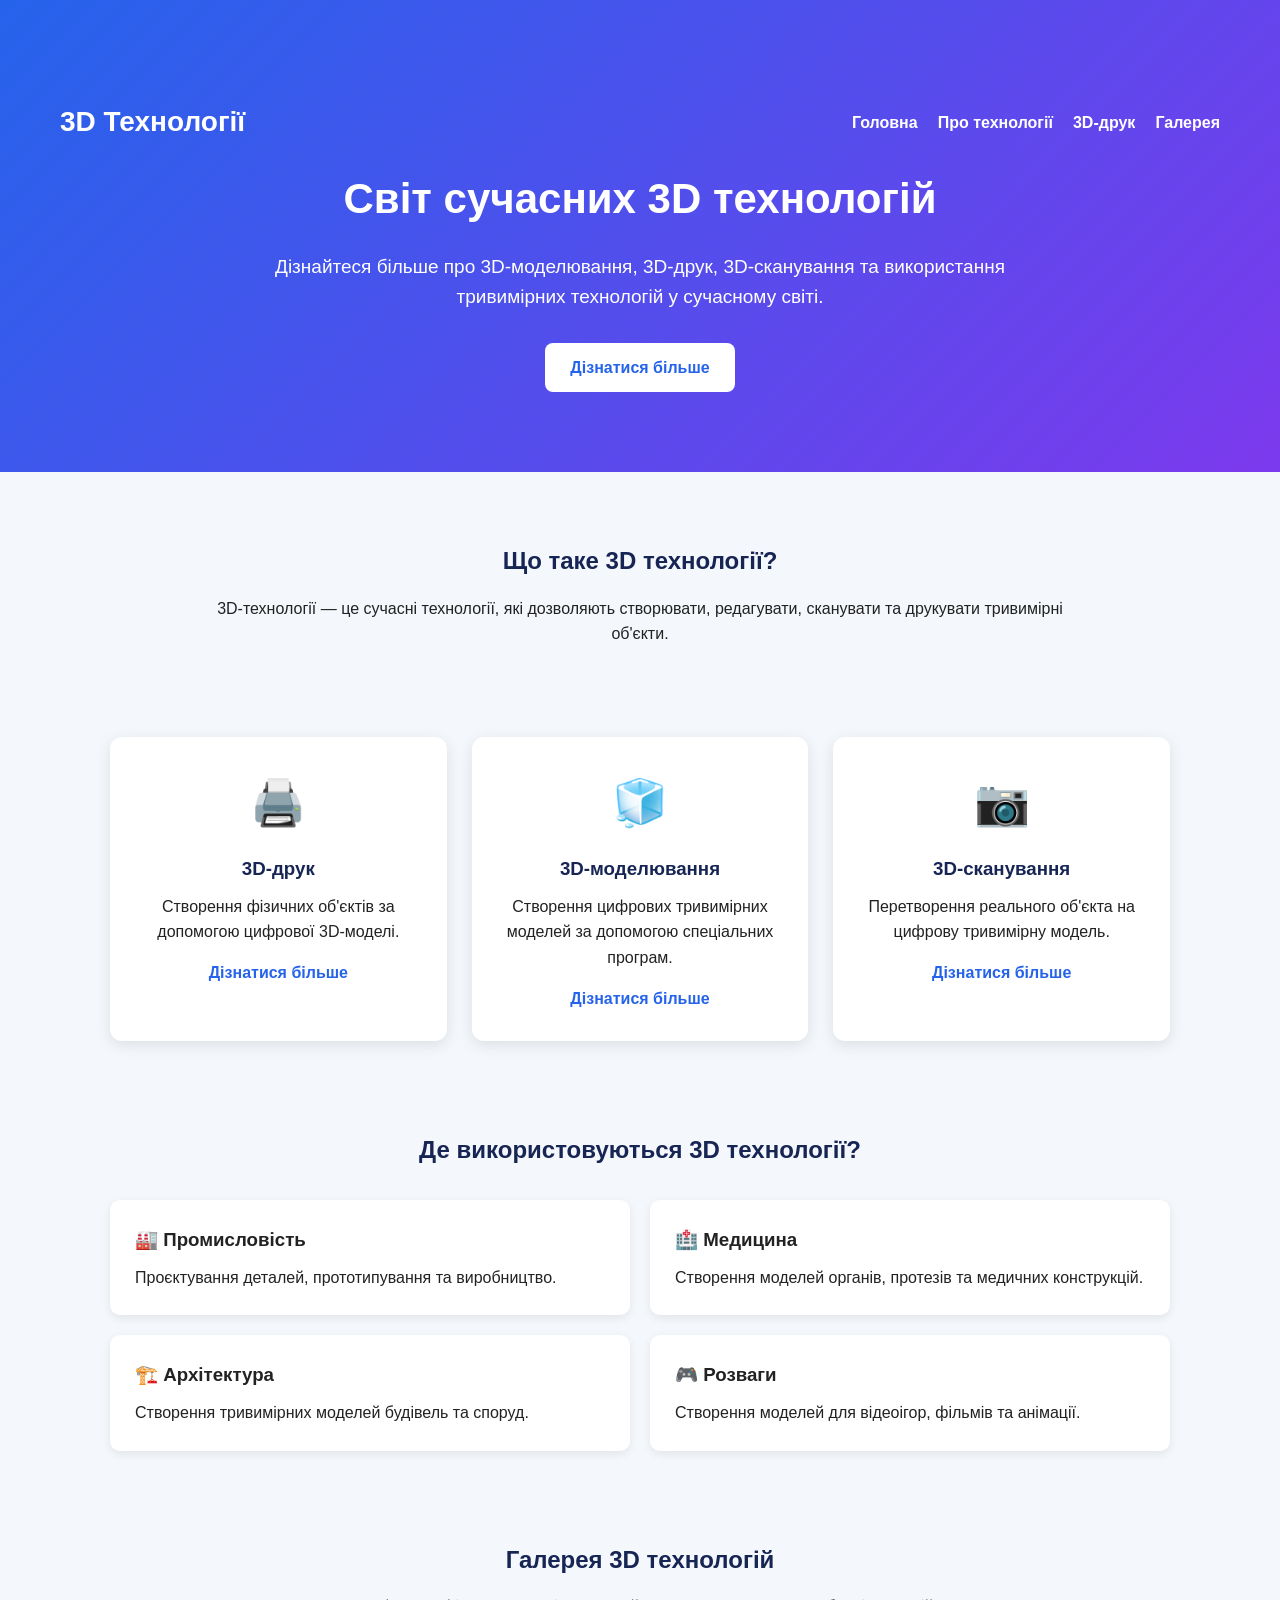
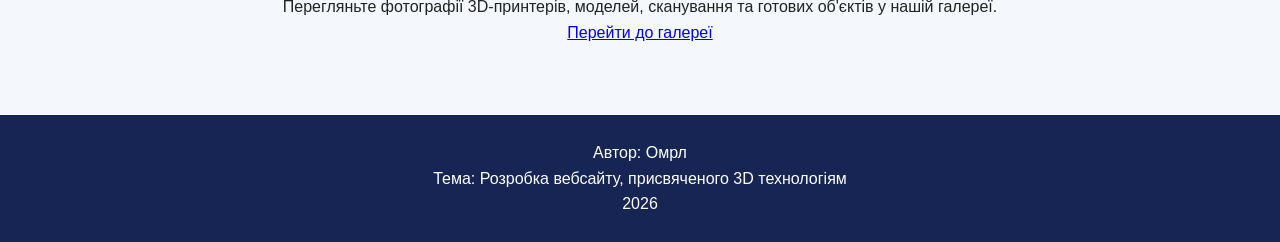
<file: index.html>
<!DOCTYPE html>
<html lang="uk">
<head>
    <meta charset="UTF-8">
    <meta name="viewport" content="width=device-width, initial-scale=1.0">
    <title>3D Технології</title>
    <link rel="stylesheet" href="styles.css">
</head>

<body>

    <header class="hero">
        <nav class="navbar">
            <h1 class="logo">3D Технології</h1>

            <div class="nav-links">
                <a href="index.html">Головна</a>
                <a href="info.html">Про технології</a>
                <a href="printing.html">3D-друк</a>
                <a href="gallery.html">Галерея</a>
            </div>
        </nav>

        <div class="hero-content">
            <h2>Світ сучасних 3D технологій</h2>
            <p>
                Дізнайтеся більше про 3D-моделювання, 3D-друк,
                3D-сканування та використання тривимірних технологій
                у сучасному світі.
            </p>
            <a href="info.html" class="main-button">Дізнатися більше</a>
        </div>
    </header>

    <main>

        <section class="intro">
            <h2>Що таке 3D технології?</h2>
            <p>
                3D-технології — це сучасні технології, які дозволяють
                створювати, редагувати, сканувати та друкувати
                тривимірні об'єкти.
            </p>
        </section>

        <section class="cards">

            <article class="card">
                <div class="card-icon">🖨️</div>
                <h3>3D-друк</h3>
                <p>
                    Створення фізичних об'єктів за допомогою
                    цифрової 3D-моделі.
                </p>
                <a href="printing.html">Дізнатися більше</a>
            </article>

            <article class="card">
                <div class="card-icon">🧊</div>
                <h3>3D-моделювання</h3>
                <p>
                    Створення цифрових тривимірних моделей
                    за допомогою спеціальних програм.
                </p>
                <a href="info.html">Дізнатися більше</a>
            </article>

            <article class="card">
                <div class="card-icon">📷</div>
                <h3>3D-сканування</h3>
                <p>
                    Перетворення реального об'єкта на цифрову
                    тривимірну модель.
                </p>
                <a href="info.html">Дізнатися більше</a>
            </article>

        </section>

        <section class="advantages">
            <h2>Де використовуються 3D технології?</h2>

            <div class="advantages-grid">
                <div>
                    <h3>🏭 Промисловість</h3>
                    <p>Проєктування деталей, прототипування та виробництво.</p>
                </div>

                <div>
                    <h3>🏥 Медицина</h3>
                    <p>Створення моделей органів, протезів та медичних конструкцій.</p>
                </div>

                <div>
                    <h3>🏗️ Архітектура</h3>
                    <p>Створення тривимірних моделей будівель та споруд.</p>
                </div>

                <div>
                    <h3>🎮 Розваги</h3>
                    <p>Створення моделей для відеоігор, фільмів та анімації.</p>
                </div>
            </div>
        </section>

        <section class="intro">
            <h2>Галерея 3D технологій</h2>
            <p>
                Перегляньте фотографії 3D-принтерів,
                моделей, сканування та готових об'єктів
                у нашій галереї.
            </p>
            <p>
                <a href="gallery.html">Перейти до галереї</a>
            </p>
        </section>

    </main>

    <footer>
        <p>Автор: Омрл</p>
        <p>Тема: Розробка вебсайту, присвяченого 3D технологіям</p>
        <p>2026</p>
    </footer>

</body>
</html>
</file>
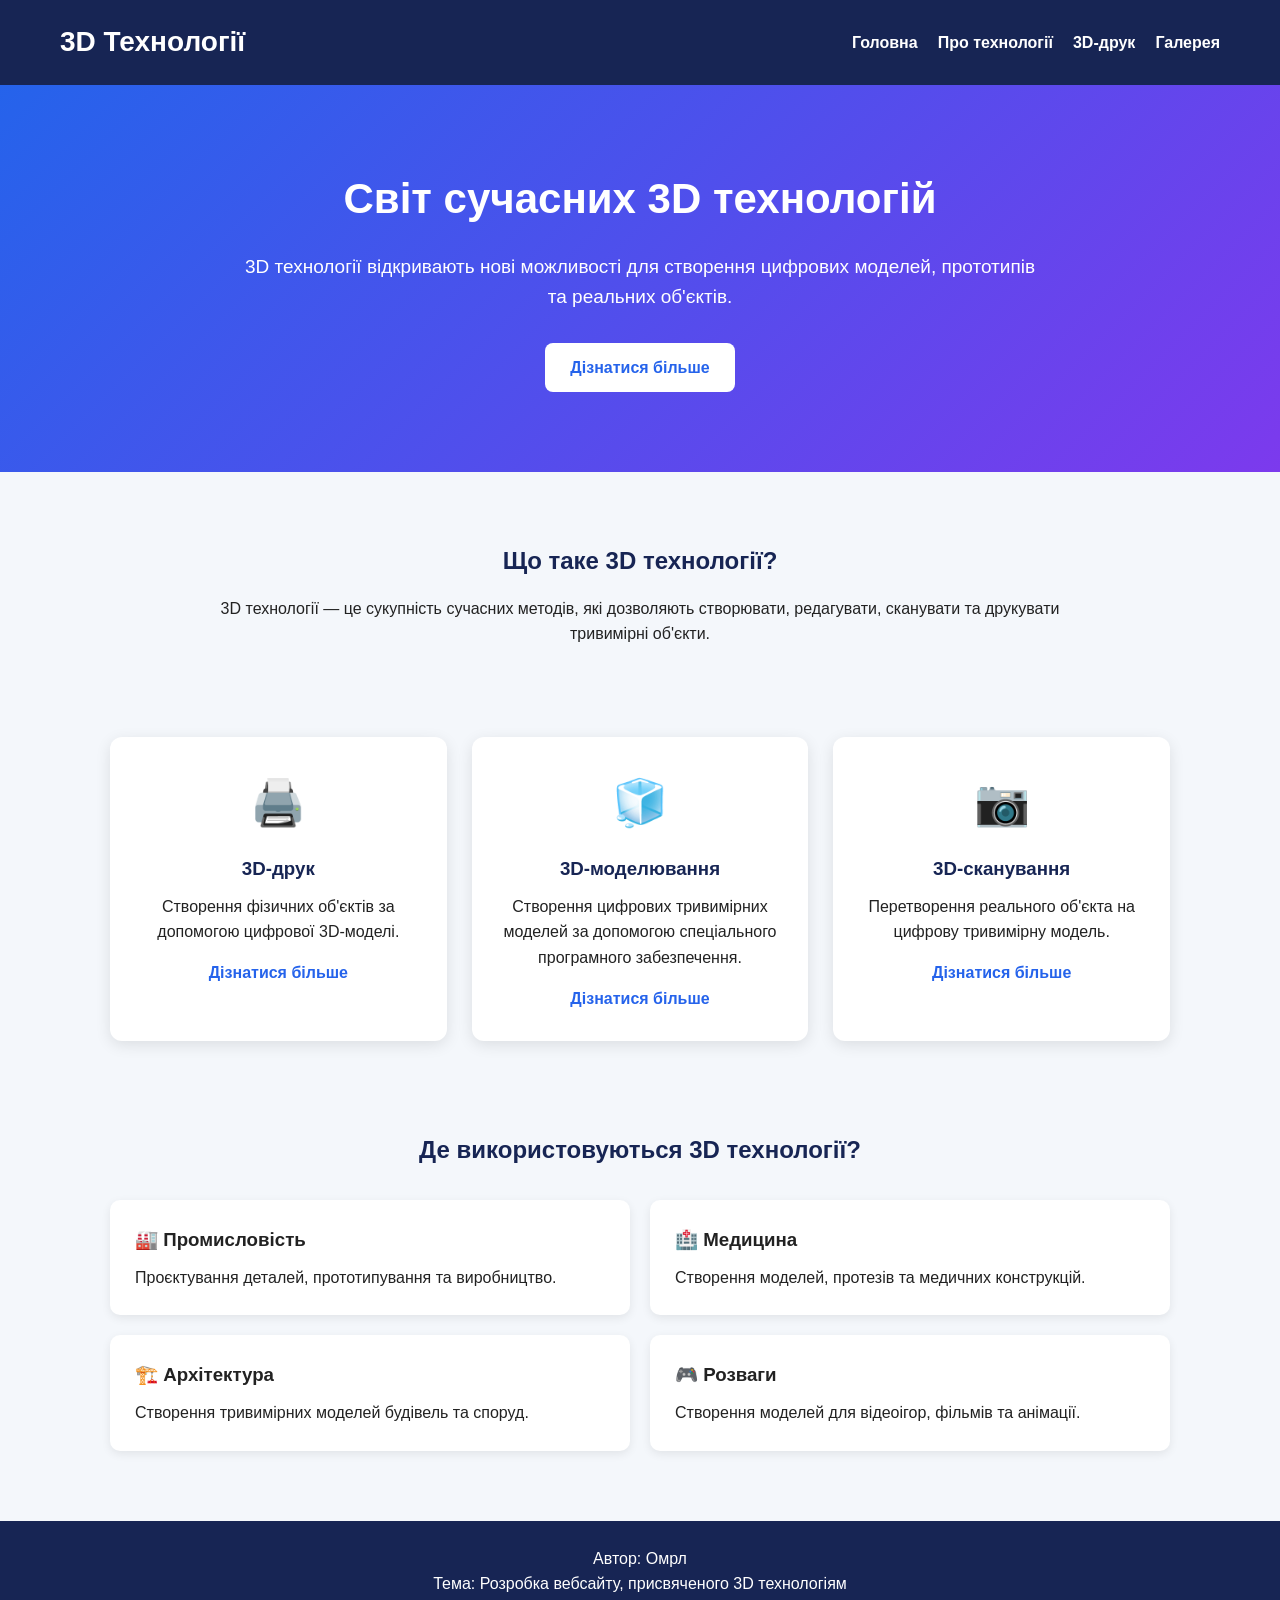
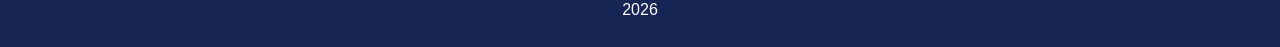
<file: Index.html>
<!DOCTYPE html>
<html lang="uk">

<head>
    <meta charset="UTF-8">
    <meta name="viewport" content="width=device-width, initial-scale=1.0">

    <title>3D Технології</title>

    <link rel="stylesheet" href="styles.css">
</head>

<body>

    <header>
        <nav class="navbar">

            <h1 class="logo">3D Технології</h1>

            <div class="nav-links">
                <a href="index.html">Головна</a>
                <a href="info.html">Про технології</a>
                <a href="printing.html">3D-друк</a>
                <a href="gallery.html">Галерея</a>
            </div>

        </nav>
    </header>

    <main>

        <section class="hero">

            <div class="hero-content">

                <h2>Світ сучасних 3D технологій</h2>

                <p>
                    3D технології відкривають нові можливості
                    для створення цифрових моделей, прототипів
                    та реальних об'єктів.
                </p>

                <a href="info.html" class="main-button">
                    Дізнатися більше
                </a>

            </div>

        </section>

        <section class="intro">

            <h2>Що таке 3D технології?</h2>

            <p>
                3D технології — це сукупність сучасних методів,
                які дозволяють створювати, редагувати,
                сканувати та друкувати тривимірні об'єкти.
            </p>

        </section>

        <section class="cards">

            <article class="card">

                <div class="card-icon">🖨️</div>

                <h3>3D-друк</h3>

                <p>
                    Створення фізичних об'єктів
                    за допомогою цифрової 3D-моделі.
                </p>

                <a href="printing.html">
                    Дізнатися більше
                </a>

            </article>

            <article class="card">

                <div class="card-icon">🧊</div>

                <h3>3D-моделювання</h3>

                <p>
                    Створення цифрових тривимірних моделей
                    за допомогою спеціального програмного забезпечення.
                </p>

                <a href="info.html">
                    Дізнатися більше
                </a>

            </article>

            <article class="card">

                <div class="card-icon">📷</div>

                <h3>3D-сканування</h3>

                <p>
                    Перетворення реального об'єкта
                    на цифрову тривимірну модель.
                </p>

                <a href="info.html">
                    Дізнатися більше
                </a>

            </article>

        </section>

        <section class="advantages">

            <h2>Де використовуються 3D технології?</h2>

            <div class="advantages-grid">

                <div>
                    <h3>🏭 Промисловість</h3>

                    <p>
                        Проєктування деталей,
                        прототипування та виробництво.
                    </p>
                </div>

                <div>
                    <h3>🏥 Медицина</h3>

                    <p>
                        Створення моделей,
                        протезів та медичних конструкцій.
                    </p>
                </div>

                <div>
                    <h3>🏗️ Архітектура</h3>

                    <p>
                        Створення тривимірних моделей
                        будівель та споруд.
                    </p>
                </div>

                <div>
                    <h3>🎮 Розваги</h3>

                    <p>
                        Створення моделей для відеоігор,
                        фільмів та анімації.
                    </p>
                </div>

            </div>

        </section>

    </main>

    <footer>

        <p>Автор: Омрл</p>

        <p>
            Тема: Розробка вебсайту,
            присвяченого 3D технологіям
        </p>

        <p>2026</p>

    </footer>

</body>

</html>
</file>
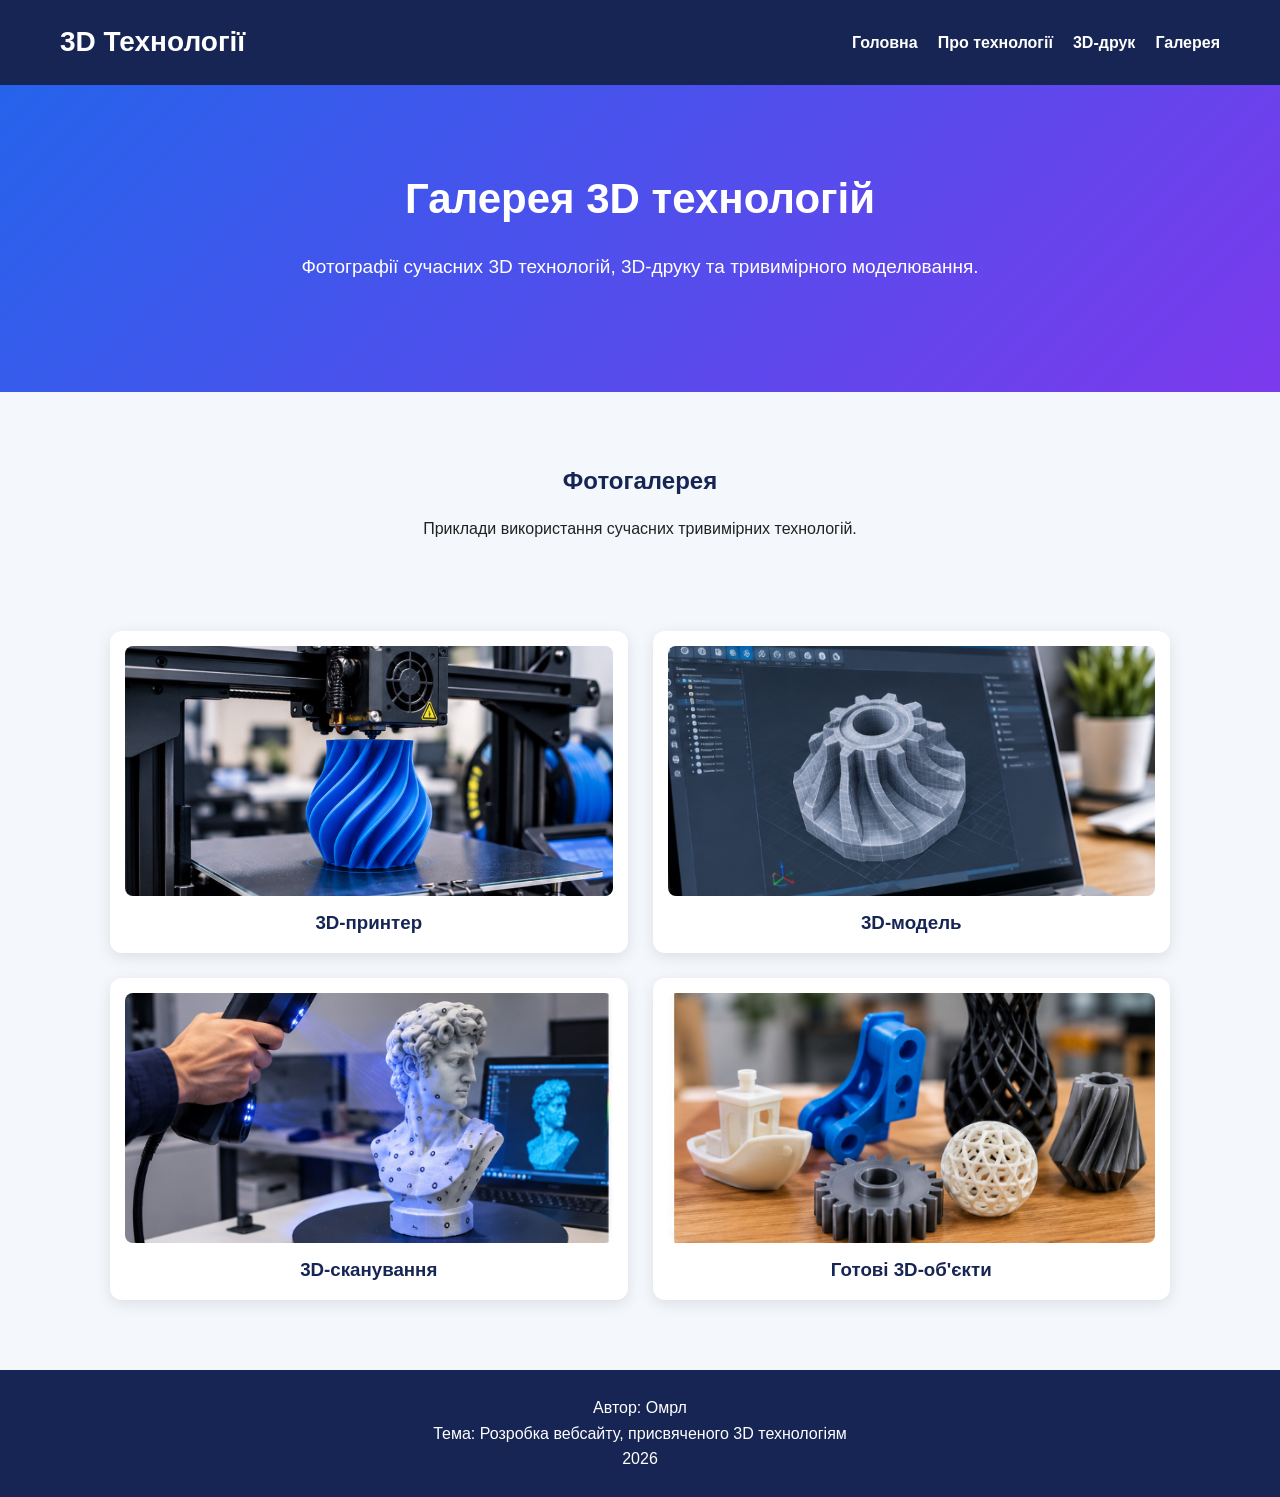
<file: gallery.html>
<!DOCTYPE html>
<html lang="uk">
<head>
    <meta charset="UTF-8">
    <meta name="viewport" content="width=device-width, initial-scale=1.0">
    <title>Галерея 3D технологій</title>
    <link rel="stylesheet" href="styles.css">
</head>

<body>

    <header>
        <nav class="navbar">
            <h1 class="logo">3D Технології</h1>

            <div class="nav-links">
                <a href="index.html">Головна</a>
                <a href="info.html">Про технології</a>
                <a href="printing.html">3D-друк</a>
                <a href="gallery.html">Галерея</a>
            </div>
        </nav>
    </header>

    <main>
        <section class="hero">
            <div class="hero-content">
                <h2>Галерея 3D технологій</h2>
                <p>
                    Фотографії сучасних 3D технологій,
                    3D-друку та тривимірного моделювання.
                </p>
            </div>
        </section>

        <section class="intro">
            <h2>Фотогалерея</h2>
            <p>
                Приклади використання сучасних
                тривимірних технологій.
            </p>
        </section>

        <section class="gallery">

            <div class="gallery-item">
                <img src="images/printer.JPEG" alt="3D-принтер">
                <h3>3D-принтер</h3>
            </div>

            <div class="gallery-item">
                <img src="images/model.JPEG" alt="3D-модель">
                <h3>3D-модель</h3>
            </div>

            <div class="gallery-item">
                <img src="images/scan.JPEG" alt="3D-сканування">
                <h3>3D-сканування</h3>
            </div>

            <div class="gallery-item">
                <img src="images/object.JPEG" alt="Готові 3D-об'єкти">
                <h3>Готові 3D-об'єкти</h3>
            </div>

        </section>
    </main>

    <footer>
        <p>Автор: Омрл</p>
        <p>
            Тема: Розробка вебсайту,
            присвяченого 3D технологіям
        </p>
        <p>2026</p>
    </footer>

</body>
</html>
</file>
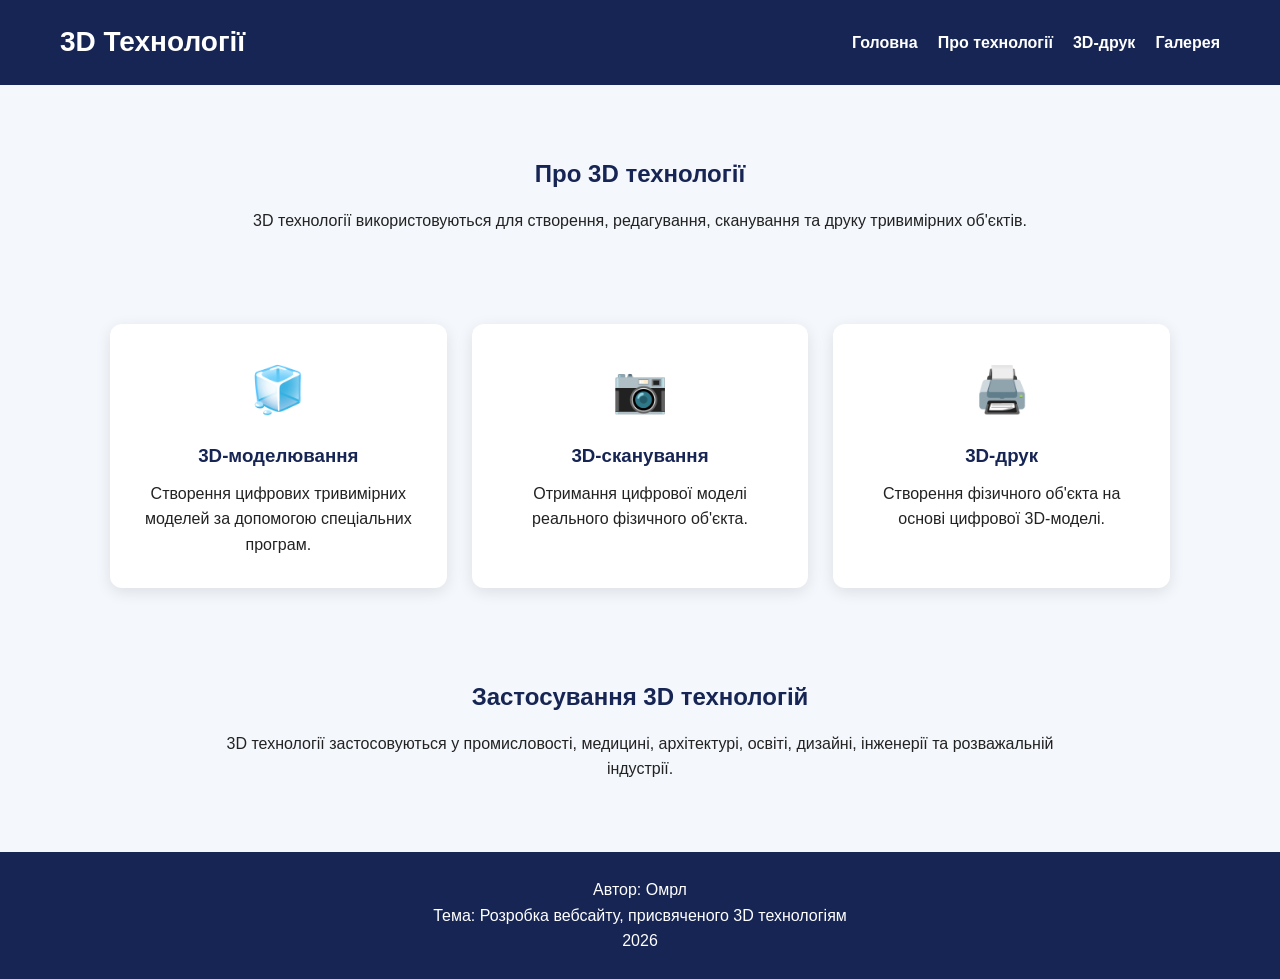
<file: info.html>
<!DOCTYPE html>
<html lang="uk">

<head>
    <meta charset="UTF-8">
    <meta name="viewport" content="width=device-width, initial-scale=1.0">

    <title>Про 3D технології</title>

    <link rel="stylesheet" href="styles.css">
</head>

<body>

    <header>
        <nav class="navbar">

            <h1 class="logo">3D Технології</h1>

            <div class="nav-links">
                <a href="index.html">Головна</a>
                <a href="info.html">Про технології</a>
                <a href="printing.html">3D-друк</a>
                <a href="gallery.html">Галерея</a>
            </div>

        </nav>
    </header>

    <main>

        <section class="intro">

            <h2>Про 3D технології</h2>

            <p>
                3D технології використовуються для створення,
                редагування, сканування та друку тривимірних об'єктів.
            </p>

        </section>

        <section class="cards">

            <article class="card">

                <div class="card-icon">🧊</div>

                <h3>3D-моделювання</h3>

                <p>
                    Створення цифрових тривимірних моделей
                    за допомогою спеціальних програм.
                </p>

            </article>

            <article class="card">

                <div class="card-icon">📷</div>

                <h3>3D-сканування</h3>

                <p>
                    Отримання цифрової моделі реального
                    фізичного об'єкта.
                </p>

            </article>

            <article class="card">

                <div class="card-icon">🖨️</div>

                <h3>3D-друк</h3>

                <p>
                    Створення фізичного об'єкта
                    на основі цифрової 3D-моделі.
                </p>

            </article>

        </section>

        <section class="intro">

            <h2>Застосування 3D технологій</h2>

            <p>
                3D технології застосовуються у промисловості,
                медицині, архітектурі, освіті, дизайні,
                інженерії та розважальній індустрії.
            </p>

        </section>

    </main>

    <footer>

        <p>Автор: Омрл</p>

        <p>
            Тема: Розробка вебсайту,
            присвяченого 3D технологіям
        </p>

        <p>2026</p>

    </footer>

</body>

</html>
</file>
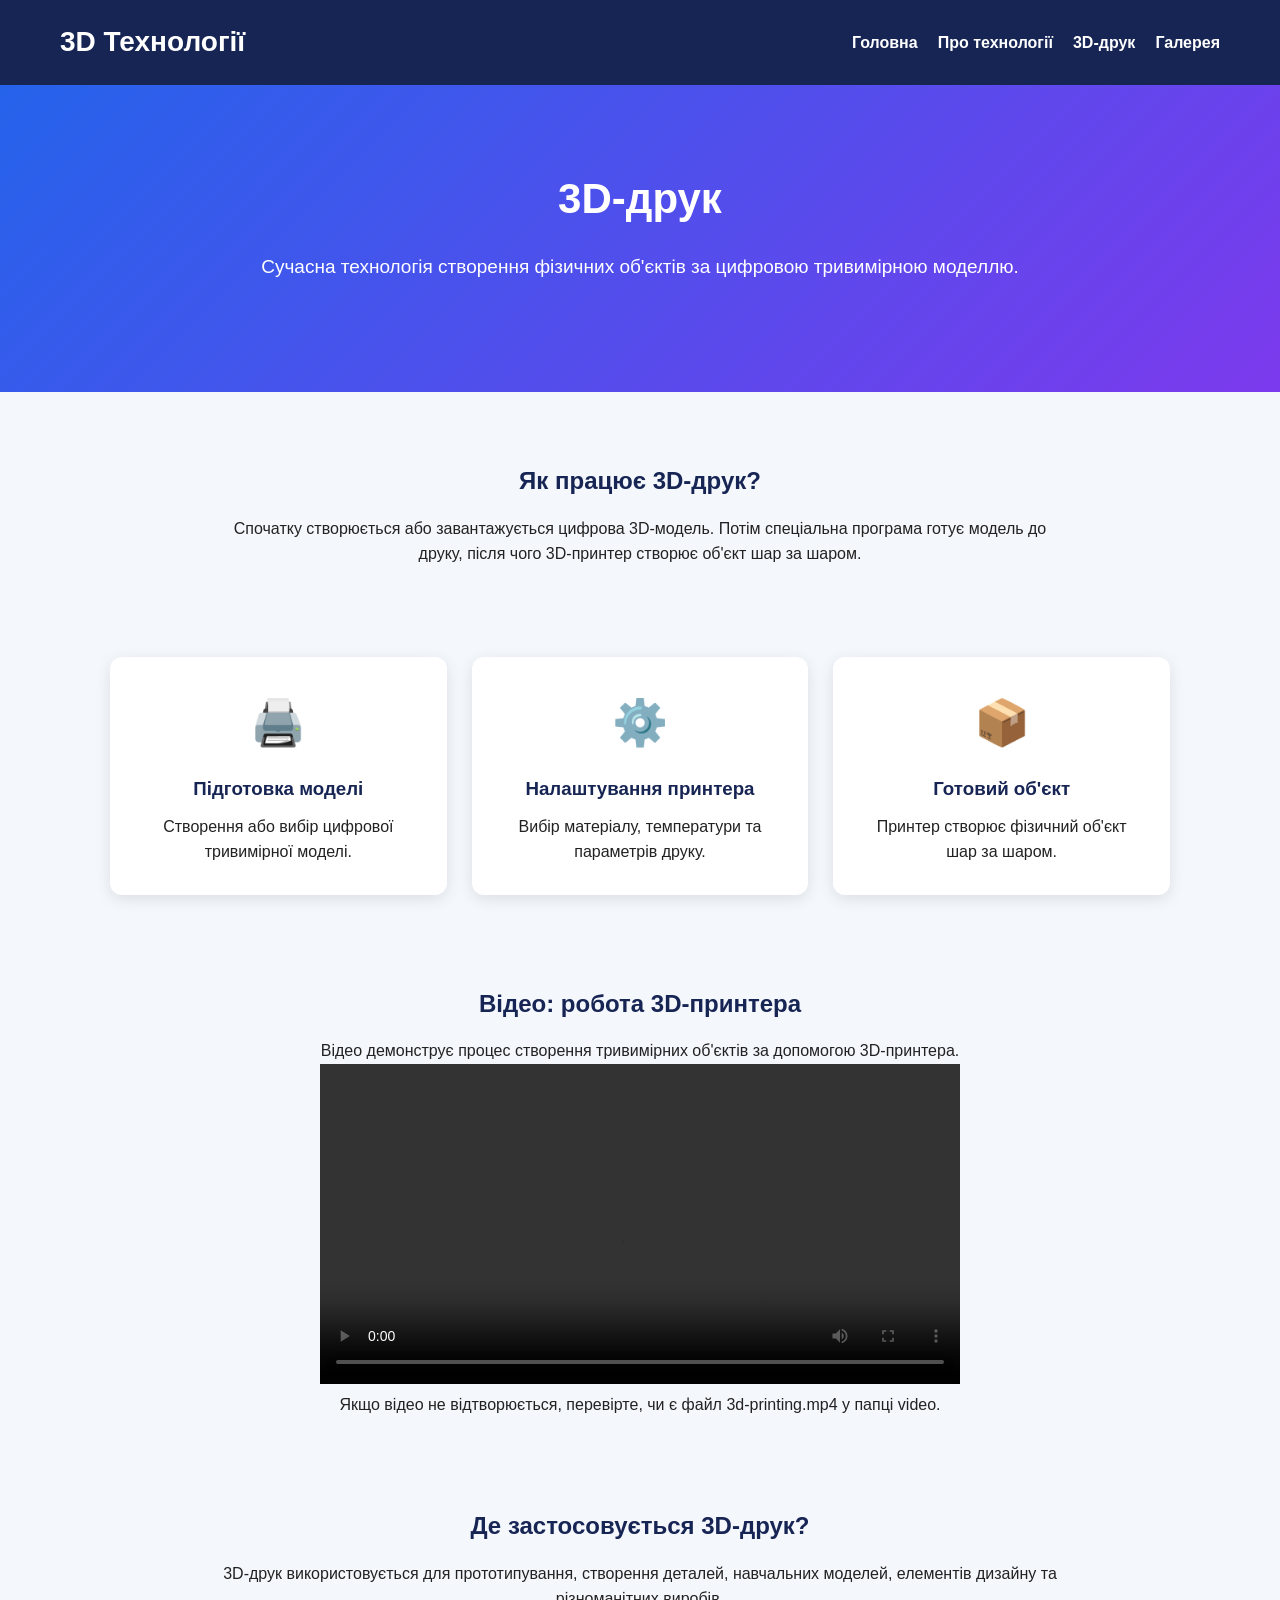
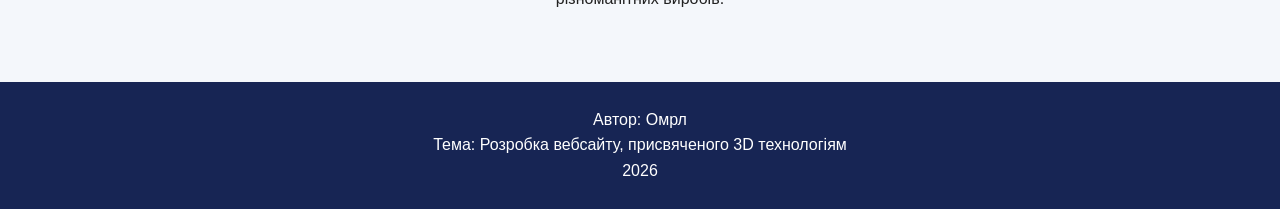
<file: printing.html>
<!DOCTYPE html>
<html lang="uk">
<head>
    <meta charset="UTF-8">
    <meta name="viewport" content="width=device-width, initial-scale=1.0">
    <title>3D-друк</title>
    <link rel="stylesheet" href="styles.css">
</head>
<body>
    <header>
        <nav class="navbar">
            <h1 class="logo">3D Технології</h1>
            <div class="nav-links">
                <a href="index.html">Головна</a>
                <a href="info.html">Про технології</a>
                <a href="printing.html">3D-друк</a>
                <a href="gallery.html">Галерея</a>
            </div>
        </nav>
    </header>
    <main>
        <section class="hero">
            <div class="hero-content">
                <h2>3D-друк</h2>
                <p>
                    Сучасна технологія створення фізичних
                    об'єктів за цифровою тривимірною моделлю.
                </p>
            </div>
        </section>
        <section class="intro">
            <h2>Як працює 3D-друк?</h2>
            <p>
                Спочатку створюється або завантажується
                цифрова 3D-модель. Потім спеціальна програма
                готує модель до друку, після чого 3D-принтер
                створює об'єкт шар за шаром.
            </p>
        </section>
        <section class="cards">
            <article class="card">
                <div class="card-icon">🖨️</div>
                <h3>Підготовка моделі</h3>
                <p>
                    Створення або вибір цифрової
                    тривимірної моделі.
                </p>
            </article>
            <article class="card">
                <div class="card-icon">⚙️</div>
                <h3>Налаштування принтера</h3>
                <p>
                    Вибір матеріалу, температури
                    та параметрів друку.
                </p>
            </article>
            <article class="card">
                <div class="card-icon">📦</div>
                <h3>Готовий об'єкт</h3>
                <p>
                    Принтер створює фізичний об'єкт
                    шар за шаром.
                </p>
            </article>
        </section>
        <section class="intro video-section">
            <h2>Відео: робота 3D-принтера</h2>
            <p>
                Відео демонструє процес створення
                тривимірних об'єктів за допомогою 3D-принтера.
            </p>
            <video controls playsinline preload="metadata"
            style="width: 100%; max-width: 640px;">
            <source src="https://zgmakz.github.io/3d-technologies-website/video/3d-printing.mp4" type="video/mp4">
                Ваш браузер не підтримує відтворення відео.
            </video>
            <p>
                Якщо відео не відтворюється, перевірте,
                чи є файл 3d-printing.mp4 у папці video.
            </p>
        </section>
        <section class="intro">
            <h2>Де застосовується 3D-друк?</h2>
            <p>
                3D-друк використовується для прототипування,
                створення деталей, навчальних моделей,
                елементів дизайну та різноманітних виробів.
            </p>
        </section>
    </main>
    <footer>
        <p>Автор: Омрл</p>
        <p>
            Тема: Розробка вебсайту,
            присвяченого 3D технологіям
        </p>
        <p>2026</p>
    </footer>
</body>
</html>
</file>
<file: styles.css>
* {
    margin: 0;
    padding: 0;
    box-sizing: border-box;
}

body {
    font-family: Arial, sans-serif;
    background: #f4f7fb;
    color: #222;
    line-height: 1.6;
}

header {
    background: #172554;
    color: white;
}

.navbar {
    max-width: 1200px;
    margin: auto;
    padding: 20px;
    display: flex;
    justify-content: space-between;
    align-items: center;
}

.logo {
    font-size: 28px;
}

.nav-links {
    display: flex;
    gap: 20px;
}

.nav-links a {
    color: white;
    text-decoration: none;
    font-weight: bold;
}

.nav-links a:hover {
    color: #93c5fd;
}

.hero {
    background: linear-gradient(135deg, #2563eb, #7c3aed);
    color: white;
    text-align: center;
    padding: 80px 20px;
}

.hero-content {
    max-width: 800px;
    margin: auto;
}

.hero h2 {
    font-size: 42px;
    margin-bottom: 20px;
}

.hero p {
    font-size: 19px;
    margin-bottom: 30px;
}

.main-button {
    display: inline-block;
    background: white;
    color: #2563eb;
    padding: 12px 25px;
    border-radius: 8px;
    text-decoration: none;
    font-weight: bold;
}

.main-button:hover {
    background: #dbeafe;
}

.intro {
    max-width: 900px;
    margin: 50px auto;
    padding: 20px;
    text-align: center;
}

.intro h2 {
    color: #172554;
    margin-bottom: 15px;
}

.cards {
    max-width: 1100px;
    margin: 40px auto;
    padding: 20px;
    display: grid;
    grid-template-columns: repeat(3, 1fr);
    gap: 25px;
}

.card {
    background: white;
    padding: 30px;
    border-radius: 12px;
    text-align: center;
    box-shadow: 0 4px 15px rgba(0, 0, 0, 0.1);
}

.card-icon {
    font-size: 45px;
    margin-bottom: 15px;
}

.card h3 {
    margin-bottom: 10px;
    color: #172554;
}

.card a {
    display: inline-block;
    margin-top: 15px;
    color: #2563eb;
    text-decoration: none;
    font-weight: bold;
}

.advantages {
    max-width: 1100px;
    margin: 50px auto;
    padding: 20px;
}

.advantages h2 {
    text-align: center;
    margin-bottom: 30px;
    color: #172554;
}

.advantages-grid {
    display: grid;
    grid-template-columns: repeat(2, 1fr);
    gap: 20px;
}

.advantages-grid div {
    background: white;
    padding: 25px;
    border-radius: 10px;
    box-shadow: 0 3px 10px rgba(0, 0, 0, 0.08);
}

.advantages-grid h3 {
    margin-bottom: 10px;
}

.gallery {
    max-width: 1100px;
    margin: 40px auto;
    padding: 20px;
    display: grid;
    grid-template-columns: repeat(2, 1fr);
    gap: 25px;
}

.gallery-item {
    background: white;
    padding: 15px;
    border-radius: 12px;
    text-align: center;
    box-shadow: 0 4px 15px rgba(0, 0, 0, 0.1);
}

.gallery-item img {
    width: 100%;
    max-width: 100%;
    height: 250px;
    object-fit: cover;
    border-radius: 8px;
    display: block;
}

.gallery-item h3 {
    margin-top: 12px;
    color: #172554;
}

footer {
    margin-top: 50px;
    padding: 25px;
    background: #172554;
    color: white;
    text-align: center;
}

@media (max-width: 768px) {

    .navbar {
        flex-direction: column;
        gap: 15px;
        padding: 15px;
    }

    .logo {
        font-size: 24px;
    }

    .nav-links {
        flex-direction: column;
        text-align: center;
        gap: 10px;
    }

    .hero {
        padding: 50px 15px;
    }

    .hero h2 {
        font-size: 30px;
    }

    .hero p {
        font-size: 16px;
    }

    .cards {
        grid-template-columns: 1fr;
        padding: 15px;
    }

    .advantages-grid {
        grid-template-columns: 1fr;
    }

    .gallery {
        grid-template-columns: 1fr;
        gap: 20px;
        padding: 15px;
        margin: 25px auto;
    }

    .gallery-item {
        padding: 12px;
    }

    .gallery-item img {
        width: 90%;
        max-width: 100%;
        height: 180px;
        margin: 0 auto;
        object-fit: cover;
        border-radius: 8px;
        display: block;
    }

    .intro {
        margin: 30px auto;
        padding: 15px;
    }

    footer {
        padding: 20px 15px;
    }
}
.card-image {
    display: block;
    width: 100%;
    height: 200px;
    object-fit: cover;
    border-radius: 8px;
    margin-bottom: 15px;
}
</file>
